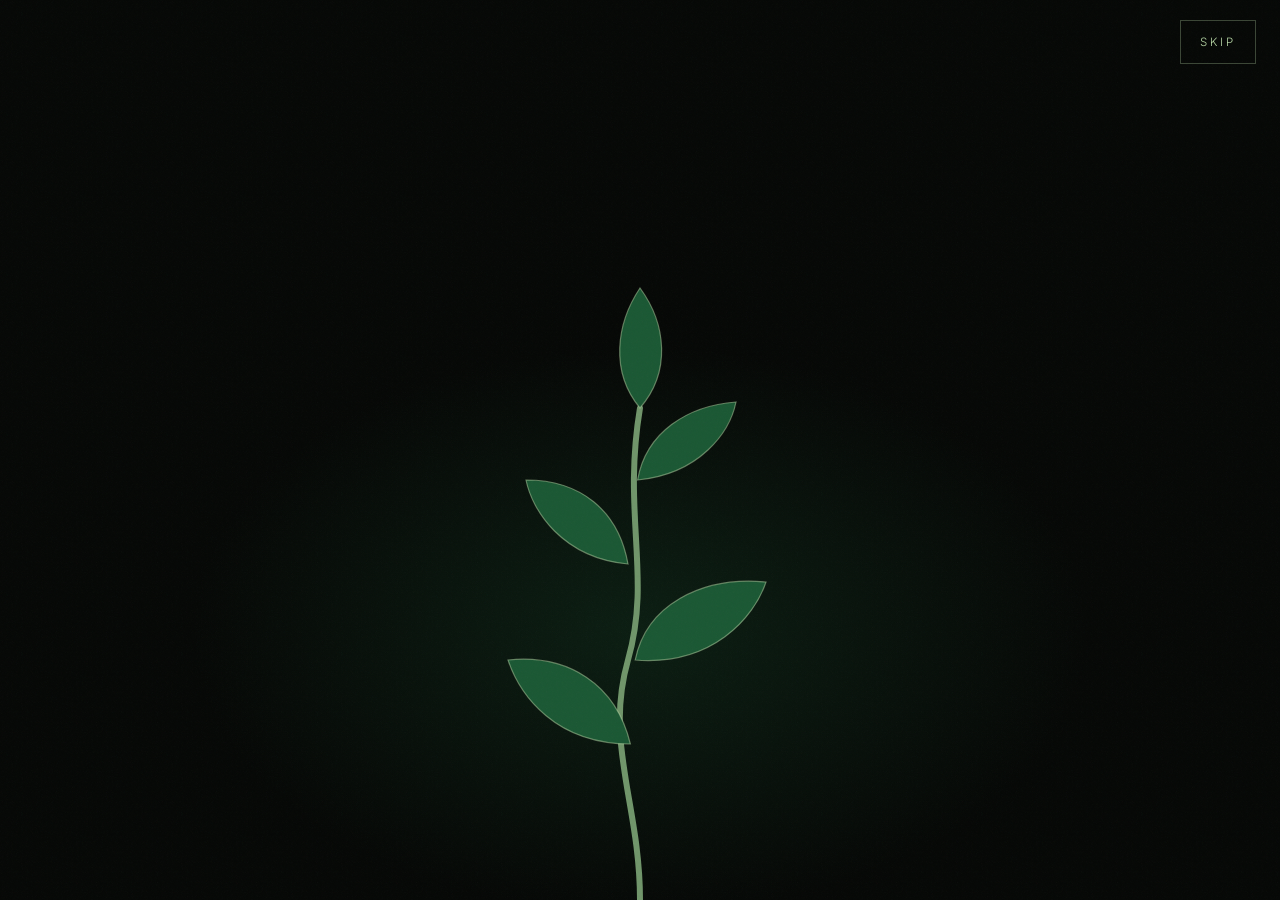
<file: index.html>
<!DOCTYPE html>
<html lang="en">
<head>
<meta charset="utf-8">
<meta name="viewport" content="width=device-width, initial-scale=1, viewport-fit=cover">
<title>Grass Studio</title>
<link href="https://fonts.googleapis.com/css2?family=Cormorant+Garamond:wght@400;500;600&family=Inter:wght@300;400;500&display=swap" rel="stylesheet">
<link rel="stylesheet" href="styles.css">
</head>
<body>

<section class="view" id="intro" aria-label="Opening animation">
  <button class="skip" id="skip" type="button">Skip</button>
  <svg viewBox="0 0 400 600" preserveAspectRatio="xMidYMax meet" role="img" aria-label="A seedling growing from darkness">
    <path class="stem" pathLength="1" d="M200 600 C200 520 170 470 190 400 C210 330 185 280 200 190"/>
    <path class="leaf" style="transform-origin:192px 470px;animation-delay:1.6s" d="M192 470 C130 470 100 430 90 400 C140 395 180 420 192 470Z"/>
    <path class="leaf" style="transform-origin:196px 400px;animation-delay:2.2s" d="M196 400 C260 405 295 365 305 335 C250 330 205 355 196 400Z"/>
    <path class="leaf" style="transform-origin:190px 320px;animation-delay:2.8s" d="M190 320 C135 315 110 275 105 250 C150 250 182 275 190 320Z"/>
    <path class="leaf" style="transform-origin:198px 250px;animation-delay:3.3s" d="M198 250 C250 245 275 210 280 185 C240 188 205 210 198 250Z"/>
    <path class="leaf" style="transform-origin:200px 190px;animation-delay:3.8s" d="M200 190 C175 160 180 120 200 90 C222 120 226 160 200 190Z"/>
  </svg>
</section>

<main>
<section class="view" id="select" aria-labelledby="sel-title">
  <p class="eyebrow">Grass Studio</p>
  <h1 id="sel-title">Choose your path</h1>
  <nav class="choices" aria-label="Audience">
    <a class="choice" href="#/reader"><b>READER</b><span>The worlds in print</span></a>
    <a class="choice" href="#/player"><b>PLAYER</b><span>The worlds in play</span></a>
  </nav>
</section>

<section class="view" id="reader" aria-labelledby="lib-title">
  <div class="top"><a class="brand" href="#/select">Grass Studio</a><a href="#/select">← Back</a></div>
  <div class="lib-head"><p class="eyebrow">Reader</p><h2 id="lib-title">The Library</h2></div>
  <div class="grid" id="grid"></div>
</section>

<section class="view" id="player" aria-label="Player">
  <div class="top"><a class="brand" href="#/select">Grass Studio</a><a href="#/select">← Back</a></div>
</section>
</main>

<script src="script.js" defer></script>
</body>
</html>
</file>
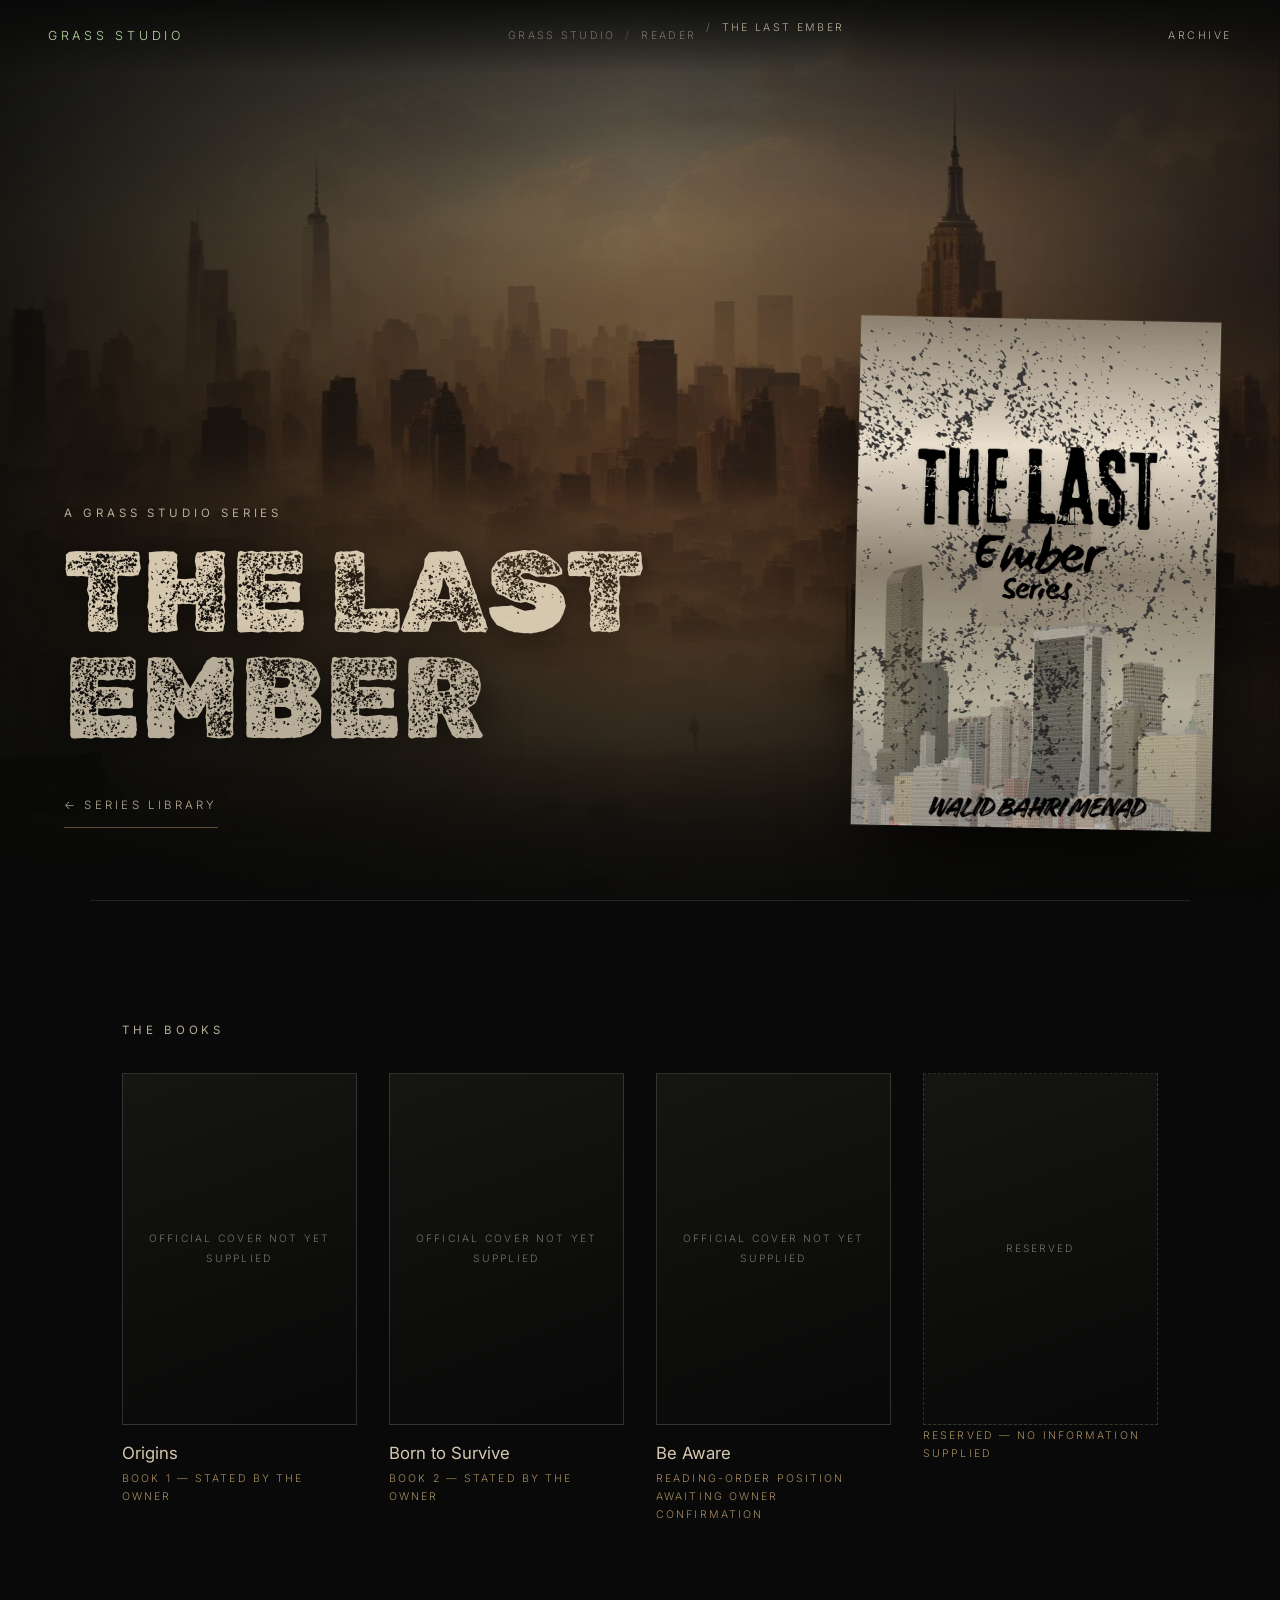
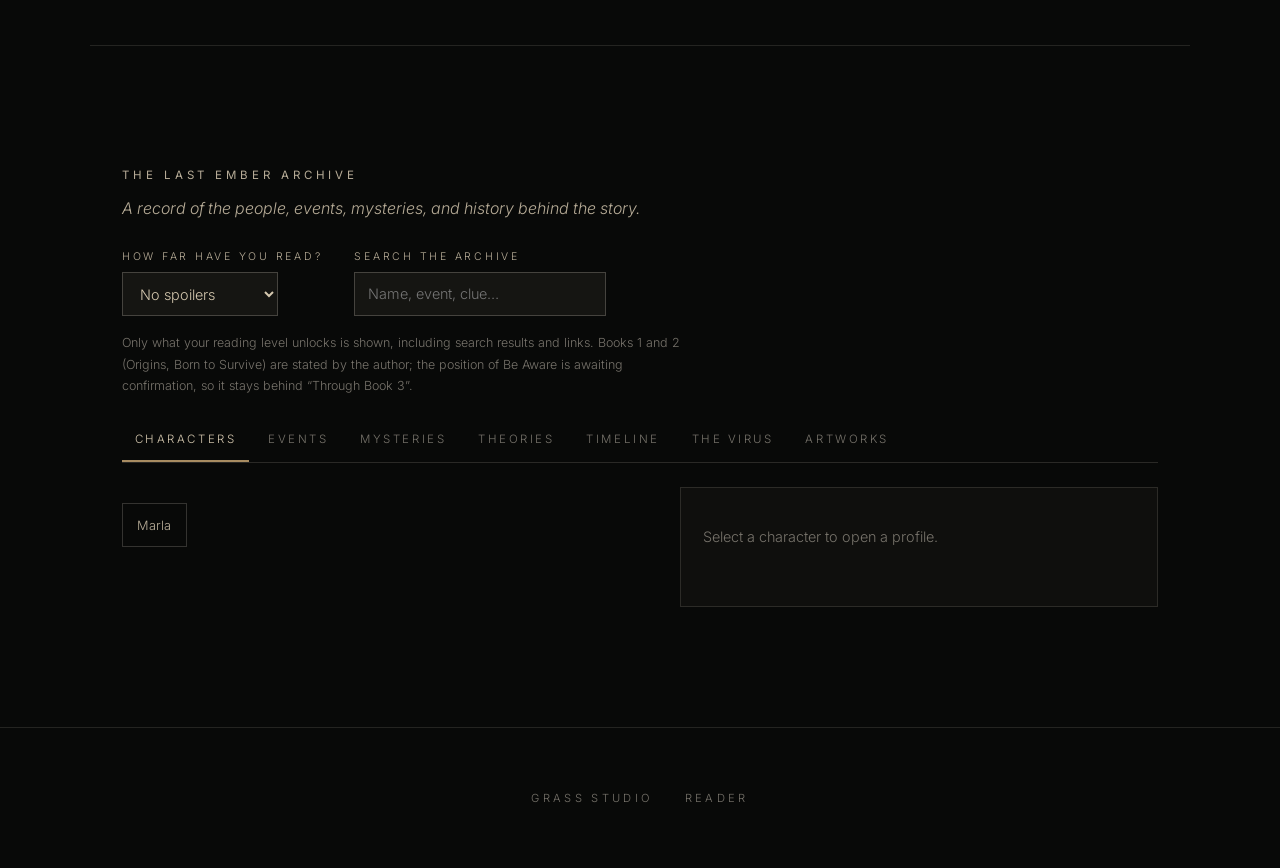
<file: the-last-ember/index.html>
<!DOCTYPE html>
<html lang="en">
<head>
<meta charset="utf-8">
<meta name="viewport" content="width=device-width, initial-scale=1, viewport-fit=cover">
<title>The Last Ember — A Grass Studio Series</title>
<meta name="description" content="The Last Ember, a series by Grass Studio.">
<meta name="theme-color" content="#080908">
<link rel="preload" as="image" href="/the-last-ember/assets/the-last-ember-background-1536.jpg" imagesrcset="/the-last-ember/assets/the-last-ember-background-900.jpg 900w, /the-last-ember/assets/the-last-ember-background-1536.jpg 1536w" imagesizes="100vw">
<link href="https://fonts.googleapis.com/css2?family=Inter:wght@300;400;500&family=Rubik+Dirt&display=swap" rel="stylesheet">
<link rel="stylesheet" href="/the-last-ember/styles.css">
<link rel="stylesheet" href="/the-last-ember/archive/archive.css">
</head>
<body>
<header class="nav">
  <a class="brand" href="/#/select">Grass Studio</a>
  <nav aria-label="Breadcrumb">
    <ol class="crumbs">
      <li><a href="/#/select">Grass Studio</a></li>
      <li><a href="/#/reader">Reader</a></li>
      <li aria-current="page">The Last Ember</li>
    </ol>
  </nav>
  <a class="arch-link" href="#archive">Archive</a>
</header>

<main>
  <section class="hero" aria-labelledby="title">
    <img class="hero-bg" src="/the-last-ember/assets/the-last-ember-background-1536.jpg"
         srcset="/the-last-ember/assets/the-last-ember-background-900.jpg 900w, /the-last-ember/assets/the-last-ember-background-1536.jpg 1536w"
         sizes="100vw" width="1536" height="1024" alt="" fetchpriority="high">
    <div class="shade" aria-hidden="true"></div>
    <div class="hero-inner">
      <div class="hero-text">
        <p class="label">A Grass Studio Series</p>
        <h1 id="title"><span>The Last</span> <span>Ember</span></h1>
        <a class="back" href="/#/reader">← Series library</a>
      </div>
      <figure class="cover">
        <img src="/the-last-ember/assets/the-last-ember-cover-900.webp" width="900" height="1273"
             alt="Official cover of The Last Ember series: distressed black title lettering over a dusty, desaturated city skyline.">
      </figure>
    </div>
  </section>

  <section class="world" id="world" hidden aria-labelledby="world-title">
    <h2 id="world-title" class="label">The World of The Last Ember</h2>
    <div id="synopsis"></div>
  </section>

  <section class="books" id="books" aria-labelledby="books-title">
    <h2 id="books-title" class="label">The Books</h2>
    <ul class="books-grid" id="book-list"></ul>
  </section>

  <section class="archive" id="archive" aria-labelledby="archive-title">
    <h2 id="archive-title" class="label">The Last Ember Archive</h2>
    <p class="archive-sub">A record of the people, events, mysteries, and history behind the story.</p>
    <div class="arch-bar">
      <div><label for="arch-level">How far have you read?</label><select id="arch-level"></select></div>
      <div id="arch-search"><label for="arch-q">Search the archive</label><input id="arch-q" type="search" autocomplete="off" placeholder="Name, event, clue…"></div>
    </div>
    <p class="arch-note">Only what your reading level unlocks is shown, including search results and links. Books 1 and 2 (Origins, Born to Survive) are stated by the author; the position of Be Aware is awaiting confirmation, so it stays behind “Through Book 3”.</p>
    <div class="arch-tabs" id="arch-tabs" role="tablist" aria-label="Archive categories"></div>
    <div id="arch-panel"></div>
  </section>
</main>

<footer class="foot">
  <a href="/#/select">Grass Studio</a>
  <a href="/#/reader">Reader</a>
</footer>

<script src="/the-last-ember/series-content.js"></script>
<script src="/the-last-ember/archive/spoilers.js"></script>
<script src="/the-last-ember/archive/characters.js"></script>
<script src="/the-last-ember/archive/events.js"></script>
<script src="/the-last-ember/archive/mysteries.js"></script>
<script src="/the-last-ember/archive/theories.js"></script>
<script src="/the-last-ember/archive/timeline.js"></script>
<script src="/the-last-ember/archive/virus.js"></script>
<script src="/the-last-ember/archive/artworks.js"></script>
<script src="/the-last-ember/script.js" defer></script>
<script src="/the-last-ember/archive/archive.js" defer></script>
</body>
</html>
</file>
<file: styles.css>
:root{--bg:#070907;--forest:#102418;--emerald:#1C5935;--moss:#71966B;--sage:#B7D6A5;--ivory:#F0F0E8;
--serif:"Cormorant Garamond",Georgia,serif;--sans:Inter,system-ui,sans-serif;--ease:cubic-bezier(.22,.7,.2,1);
color-scheme:dark;box-sizing:border-box;padding:env(safe-area-inset-top,0px) 0 env(safe-area-inset-bottom,0px)}
html{scroll-padding-top:env(safe-area-inset-top,0px)}
*,*::before,*::after{box-sizing:inherit}
body{margin:0;background:var(--bg);color:var(--ivory);font-family:var(--sans);font-weight:300;min-height:100vh;overflow-x:hidden}
body::after{content:"";position:fixed;inset:0;pointer-events:none;opacity:.05;background-image:url("data:image/svg+xml,%3Csvg xmlns='http://www.w3.org/2000/svg' width='160' height='160'%3E%3Cfilter id='n'%3E%3CfeTurbulence baseFrequency='.8'/%3E%3C/filter%3E%3Crect width='160' height='160' filter='url(%23n)'/%3E%3C/svg%3E")}
a{color:inherit}
:focus-visible{outline:2px solid var(--sage);outline-offset:4px}
.view{display:none;min-height:100vh;padding:clamp(24px,5vw,64px);animation:in .9s var(--ease) both}
.view.on{display:flex;flex-direction:column}
@keyframes in{from{opacity:0;transform:translateY(14px)}to{opacity:1;transform:none}}
h1,h2,h3{font-family:var(--serif);font-weight:500;margin:0;letter-spacing:.02em}
.eyebrow{font-size:.72rem;letter-spacing:.38em;text-transform:uppercase;color:var(--moss)}
/* intro */
#intro{align-items:center;justify-content:flex-end;padding:0;overflow:hidden;position:relative;background:radial-gradient(ellipse 50% 45% at 50% 70%,rgba(28,89,53,.28),transparent 70%),var(--bg)}
#intro svg{height:min(86vh,720px);width:auto;max-width:100%;display:block;overflow:visible}
.stem{fill:none;stroke:var(--moss);stroke-width:5;stroke-linecap:round;stroke-dasharray:1;stroke-dashoffset:1;animation:grow 3.6s var(--ease) .5s forwards}
@keyframes grow{to{stroke-dashoffset:0}}
.leaf{fill:var(--emerald);stroke:var(--sage);stroke-width:1;stroke-opacity:.5;transform:scale(0);opacity:0;animation:leaf 1.3s var(--ease) forwards}
@keyframes leaf{to{transform:scale(1);opacity:1}}
.skip{position:absolute;top:calc(env(safe-area-inset-top,0px) + 20px);right:24px;z-index:3;background:none;border:1px solid rgba(183,214,165,.3);color:var(--sage);padding:.7rem 1.2rem;font:inherit;font-size:.72rem;letter-spacing:.25em;text-transform:uppercase;cursor:pointer;min-height:44px}
.skip:hover{border-color:var(--sage)}
#intro.out{animation:out 1s var(--ease) forwards}
@keyframes out{to{opacity:0;transform:scale(1.04)}}
/* select */
#select{align-items:center;justify-content:center;text-align:center;gap:clamp(32px,6vh,64px);background:radial-gradient(ellipse 60% 50% at 50% 100%,rgba(16,36,24,.8),transparent),var(--bg)}
#select h1{font-size:clamp(2.2rem,6vw,4.5rem)}
.choices{display:grid;grid-template-columns:1fr 1fr;gap:clamp(12px,3vw,32px);width:min(860px,100%)}
.choice{display:flex;flex-direction:column;justify-content:center;gap:.8rem;min-height:clamp(180px,32vh,300px);padding:2rem 1rem;border:1px solid rgba(113,150,107,.25);text-decoration:none;background:linear-gradient(180deg,rgba(16,36,24,.35),transparent);transition:transform .6s var(--ease),border-color .6s,background .6s,box-shadow .6s}
.choice b{font-family:var(--serif);font-weight:500;font-size:clamp(1.6rem,4vw,2.6rem);letter-spacing:.3em;padding-left:.3em}
.choice span{font-size:.7rem;letter-spacing:.3em;text-transform:uppercase;color:var(--moss)}
.choice:hover,.choice:focus-visible{transform:translateY(-6px);border-color:var(--sage);background:linear-gradient(180deg,rgba(28,89,53,.35),transparent);box-shadow:0 20px 60px -20px rgba(28,89,53,.6)}
.choice:active{transform:translateY(-2px)}
@media(max-width:560px){.choices{grid-template-columns:1fr}.choice{min-height:140px}}
/* nav */
.top{display:flex;justify-content:space-between;align-items:center;gap:1rem;margin-bottom:clamp(32px,6vh,72px)}
.top a{text-decoration:none;font-size:.72rem;letter-spacing:.3em;text-transform:uppercase;color:var(--moss);min-height:44px;display:inline-flex;align-items:center;transition:color .4s}
.top a:hover{color:var(--sage)}
.top .brand{font-family:var(--serif);font-size:1.2rem;letter-spacing:.2em;color:var(--ivory)}
/* library */
.lib-head{max-width:1100px;width:100%;margin:0 auto 3rem}
.lib-head h2{font-size:clamp(2rem,5vw,3.6rem);margin-top:.6rem}
.grid{max-width:1100px;width:100%;margin:0 auto;display:grid;grid-template-columns:repeat(auto-fill,minmax(min(100%,260px),1fr));gap:clamp(20px,3vw,40px)}
.card{display:block;text-decoration:none;position:relative;transition:transform .7s var(--ease)}
.card:hover,.card:focus-visible{transform:translateY(-8px)}
.cover{aspect-ratio:2/3;width:100%;background:linear-gradient(160deg,var(--forest),var(--bg));border:1px solid rgba(113,150,107,.3);display:grid;place-items:center;text-align:center;padding:1.5rem;box-shadow:0 30px 60px -30px #000;transition:box-shadow .7s,border-color .7s;overflow:hidden}
.cover img{width:100%;height:100%;object-fit:contain;display:block}
.card:hover .cover,.card:focus-visible .cover{border-color:var(--sage);box-shadow:0 30px 70px -25px rgba(28,89,53,.8)}
.cover small{font-size:.65rem;letter-spacing:.25em;text-transform:uppercase;color:var(--moss);line-height:1.8}
.card h3{margin-top:1rem;font-size:1.5rem}
.card .hint{font-size:.68rem;letter-spacing:.28em;text-transform:uppercase;color:var(--moss);opacity:.8;margin-top:.3rem;display:block}
.card{animation:in .9s var(--ease) .2s both}
/* player */
#player{background:radial-gradient(ellipse 50% 40% at 50% 100%,rgba(16,36,24,.6),transparent),var(--bg)}
@media(prefers-reduced-motion:reduce){*,*::before,*::after{animation-duration:.01ms!important;animation-delay:0s!important;transition-duration:.01ms!important}.stem{stroke-dashoffset:0}.leaf{transform:none;opacity:1}}
</file>
<file: the-last-ember/styles.css>
:root{
  --charcoal:#151512;--black:#080908;--sepia:#B8AD98;--beige:#D5C8AF;--ash:#77736B;--warm:#A88C61;
  --display:"Rubik Dirt","Impact",system-ui,sans-serif;--sans:Inter,system-ui,sans-serif;
  --ease:cubic-bezier(.22,.7,.2,1);color-scheme:dark;
}
*,*::before,*::after{box-sizing:border-box}
html{scroll-padding-top:72px}
body{margin:0;background:var(--black);color:var(--beige);font-family:var(--sans);font-weight:300;line-height:1.7;overflow-x:hidden}
a{color:inherit;text-decoration:none}
:focus-visible{outline:2px solid var(--warm);outline-offset:4px}
.label{font-size:.72rem;letter-spacing:.34em;text-transform:uppercase;color:var(--sepia);font-weight:400;margin:0}

.nav{position:fixed;top:0;left:0;right:0;z-index:10;display:flex;justify-content:space-between;align-items:center;gap:1rem;
  padding:calc(env(safe-area-inset-top,0px) + 14px) clamp(16px,4vw,48px) 14px;background:linear-gradient(180deg,rgba(8,9,8,.85),transparent)}
.brand{font-size:.78rem;letter-spacing:.3em;text-transform:uppercase;color:#B7D6A5;min-height:44px;display:inline-flex;align-items:center}
.crumbs{list-style:none;margin:0;padding:0;display:flex;flex-wrap:wrap;gap:.2rem .6rem;font-size:.66rem;letter-spacing:.22em;text-transform:uppercase;color:var(--ash)}
.crumbs li+li::before{content:"/";margin-right:.6rem;opacity:.6}
.crumbs a{display:inline-block;padding:.5rem 0;transition:color .4s}
.crumbs a:hover{color:var(--beige)}
.crumbs [aria-current]{color:var(--sepia)}
@media(max-width:640px){.crumbs{display:none}}

.hero{position:relative;min-height:100vh;min-height:100svh;display:flex;align-items:flex-end;overflow:hidden;isolation:isolate}
.hero-bg{position:absolute;inset:-4% 0;width:100%;height:108%;object-fit:cover;object-position:68% 40%;z-index:-2;
  animation:reveal 2.8s var(--ease) both;will-change:transform}
@keyframes reveal{from{opacity:0;transform:scale(1.07)}to{opacity:1;transform:scale(1)}}
.shade{position:absolute;inset:0;z-index:-1;
  background:
    radial-gradient(ellipse 90% 80% at 55% 45%,transparent 35%,rgba(8,9,8,.75) 100%),
    linear-gradient(90deg,rgba(8,9,8,.88) 0%,rgba(21,21,18,.45) 50%,rgba(8,9,8,.55) 100%),
    linear-gradient(180deg,rgba(8,9,8,.45) 0%,transparent 25%,transparent 55%,var(--black) 100%)}
.hero-inner{width:100%;max-width:1280px;margin:0 auto;padding:clamp(96px,14vh,140px) clamp(20px,5vw,64px) clamp(40px,8vh,88px);
  display:grid;grid-template-columns:minmax(0,1fr) minmax(220px,360px);gap:clamp(24px,5vw,80px);align-items:end}
.hero-text{animation:fade 1.6s var(--ease) .9s both}
h1{font-family:var(--display);font-weight:400;text-transform:uppercase;line-height:.92;margin:1rem 0 2rem;color:var(--beige);
  font-size:clamp(2.6rem,9vw,7.2rem);text-shadow:0 4px 40px rgba(0,0,0,.7)}
h1 span{display:block}
h1 span+span{color:var(--sepia)}
.back{display:inline-flex;align-items:center;min-height:44px;font-size:.72rem;letter-spacing:.28em;text-transform:uppercase;color:var(--sepia);
  border-bottom:1px solid rgba(168,140,97,.5);transition:color .4s,border-color .4s}
.back:hover{color:var(--beige);border-color:var(--warm)}
.cover{margin:0;animation:rise 1.8s var(--ease) 1.2s both}
.cover img{display:block;width:100%;height:auto;aspect-ratio:1587/2245;object-fit:contain;
  box-shadow:0 40px 80px -20px rgba(0,0,0,.9),0 0 0 1px rgba(213,200,175,.08);transform:rotate(1.2deg)}
@keyframes fade{from{opacity:0;transform:translateY(10px)}to{opacity:1;transform:none}}
@keyframes rise{from{opacity:0;transform:translateY(40px)}to{opacity:1;transform:none}}
@media(max-width:820px){
  .hero{align-items:flex-start}
  .hero-inner{grid-template-columns:1fr;align-items:start;padding-top:96px}
  .hero-bg{object-position:72% 40%}
  .cover{max-width:300px;margin-bottom:1rem}
  .cover img{transform:none}
  h1{margin-bottom:1.4rem}
}

.world,.books,.archive{max-width:760px;margin:0 auto;padding:clamp(56px,10vw,120px) clamp(20px,5vw,32px);border-top:1px solid rgba(119,115,107,.25)}
.world p{margin:1.5rem 0 0;font-size:1.05rem;color:var(--beige)}
.books{max-width:1000px}
.books ul{list-style:none;margin:2rem 0 0;padding:0;display:grid;grid-template-columns:repeat(auto-fill,minmax(min(100%,200px),1fr));gap:32px}
.books img{display:block;width:100%;height:auto;object-fit:contain;box-shadow:0 30px 60px -25px #000}
.books h3{margin:.8rem 0 0;font-weight:400;font-size:1rem;color:var(--beige)}
.books p{margin:.2rem 0 0;font-size:.85rem;color:var(--ash)}

.foot{display:flex;justify-content:center;gap:2rem;padding:48px 20px calc(48px + env(safe-area-inset-bottom,0px));border-top:1px solid rgba(119,115,107,.25);
  font-size:.7rem;letter-spacing:.3em;text-transform:uppercase;color:var(--ash)}
.foot a{min-height:44px;display:inline-flex;align-items:center;transition:color .4s}
.foot a:hover{color:#B7D6A5}

@media(prefers-reduced-motion:reduce){
  *,*::before,*::after{animation:none!important;transition:none!important}
}
</file>
<file: the-last-ember/archive/archive.css>
/* Archive + books styles. Uses the page tokens from /the-last-ember/styles.css. */
.books,.archive{max-width:1100px}
.books h2,.archive h2{margin:0 0 .6rem}
.books-grid{list-style:none;margin:2rem 0 0;padding:0;display:grid;grid-template-columns:repeat(auto-fill,minmax(min(100%,220px),1fr));gap:28px}
.book .frame{aspect-ratio:2/3;display:grid;place-items:center;text-align:center;padding:1rem;border:1px solid rgba(119,115,107,.35);background:linear-gradient(160deg,var(--charcoal),var(--black));font-size:.64rem;letter-spacing:.22em;text-transform:uppercase;color:var(--ash);line-height:1.9}
.book .frame img{width:100%;height:100%;object-fit:contain;display:block}
.book.reserved .frame{border-style:dashed}
.book h3{margin:.9rem 0 .1rem;font-weight:400;font-size:1.05rem;color:var(--beige)}
.book p{margin:.1rem 0;font-size:.78rem;color:var(--ash)}
.book .pos{color:var(--warm);letter-spacing:.2em;text-transform:uppercase;font-size:.66rem}
.archive-sub{color:var(--sepia);font-style:italic;margin:.4rem 0 1.6rem}
.arch-bar{display:flex;flex-wrap:wrap;gap:1rem 2rem;align-items:flex-end;margin-bottom:1rem}
.arch-bar label{display:block;font-size:.66rem;letter-spacing:.26em;text-transform:uppercase;color:var(--sepia);margin-bottom:.4rem}
.arch-bar select,.arch-bar input{min-height:44px;background:var(--charcoal);color:var(--beige);border:1px solid rgba(119,115,107,.5);padding:.5rem .8rem;font:inherit;font-size:.9rem;border-radius:0;max-width:100%}
.arch-note{font-size:.78rem;color:var(--ash);max-width:70ch;margin:.2rem 0 1.4rem}
.arch-tabs{display:flex;flex-wrap:wrap;gap:.4rem;border-bottom:1px solid rgba(119,115,107,.3);margin-bottom:1.5rem}
.arch-tabs button{min-height:44px;background:none;border:0;border-bottom:2px solid transparent;color:var(--ash);font:inherit;font-size:.72rem;letter-spacing:.22em;text-transform:uppercase;padding:.5rem .8rem;cursor:pointer;transition:color .3s,border-color .3s}
.arch-tabs button:hover{color:var(--beige)}
.arch-tabs button.on{color:var(--beige);border-color:var(--warm)}
.arch-card{border:1px solid rgba(119,115,107,.28);margin-bottom:10px;background:rgba(21,21,18,.55)}
.arch-card summary{cursor:pointer;padding:1rem 1.2rem;display:flex;flex-wrap:wrap;justify-content:space-between;gap:.3rem 1rem;list-style:none;min-height:44px}
.arch-card summary::-webkit-details-marker{display:none}
.arch-title{color:var(--beige);font-size:1rem}
.arch-blurb{color:var(--warm);font-size:.66rem;letter-spacing:.2em;text-transform:uppercase;align-self:center}
.arch-body{padding:0 1.2rem 1.2rem;font-size:.92rem}
.arch-body h4,.arch-relations h4{margin:1.1rem 0 .3rem;font-size:.66rem;letter-spacing:.26em;text-transform:uppercase;color:var(--sepia);font-weight:400}
.arch-facts{margin:.3rem 0;padding-left:1.1rem}.arch-facts li{margin:.35rem 0;color:var(--beige)}
.arch-src,.arch-meta,.arch-marker,.arch-books,.arch-aka{font-size:.72rem;color:var(--ash);margin:.7rem 0 0}
.arch-status{font-size:.7rem;letter-spacing:.18em;text-transform:uppercase;color:var(--warm);margin:.2rem 0 .6rem}
.arch-rel{margin:.7rem 0 0;font-size:.8rem;color:var(--ash)}
.arch-link-btn{background:none;border:0;border-bottom:1px solid rgba(168,140,97,.5);color:var(--sepia);font:inherit;font-size:.8rem;padding:.35rem 0;margin:0 .9rem 0 0;cursor:pointer;min-height:32px}
.arch-link-btn:hover{color:var(--beige)}
.arch-empty,.arch-void p{color:var(--ash);font-size:.9rem}
.arch-void{border:1px dashed rgba(119,115,107,.4);padding:3rem 1.5rem;text-align:center}
.arch-void-title{letter-spacing:.4em;color:var(--sepia)!important;font-size:.8rem!important}
.arch-chars{display:grid;grid-template-columns:minmax(0,1.1fr) minmax(0,1fr);gap:2rem;align-items:start}
.arch-wheel{width:100%;height:auto;max-height:560px;display:block}
.wl{stroke:rgba(119,115,107,.35);stroke-width:1}.wl.hot{stroke:var(--warm);stroke-width:1.6}
.wn{cursor:pointer}.wn circle{fill:var(--charcoal);stroke:var(--sepia);stroke-width:1.5;transition:fill .3s}
.wn text{fill:var(--ash);font-size:11px;letter-spacing:.05em}
.wn:hover circle,.wn.on circle{fill:var(--warm)}.wn:hover text,.wn.on text{fill:var(--beige)}
.wn:focus-visible{outline:none}.wn:focus-visible circle{stroke:var(--beige);stroke-width:3}
.arch-list{list-style:none;margin:1rem 0 0;padding:0;display:flex;flex-wrap:wrap;gap:.4rem}
.arch-pick{min-height:44px;background:none;border:1px solid rgba(119,115,107,.4);color:var(--sepia);font:inherit;font-size:.8rem;padding:.4rem .9rem;cursor:pointer}
.arch-pick:hover,.arch-pick.on{border-color:var(--warm);color:var(--beige)}
.arch-profile{border:1px solid rgba(119,115,107,.28);padding:1.4rem;background:rgba(21,21,18,.55);min-height:120px}
.arch-profile h3{margin:0 0 .2rem;font-weight:400;font-size:1.6rem;color:var(--beige)}
.arch-role{color:var(--warm);font-size:.7rem;letter-spacing:.16em;text-transform:uppercase;margin:0 0 .8rem}
.arch-relations ul{list-style:none;margin:0;padding:0}.arch-relations li{margin:.25rem 0;font-size:.85rem;color:var(--ash)}
.arch-timeline{list-style:none;margin:0;padding:0 0 0 1.4rem;border-left:1px solid rgba(168,140,97,.45)}
.arch-timeline li{position:relative;padding:0 0 1.6rem 1rem}
.arch-timeline li::before{content:"";position:absolute;left:-1.4rem;top:.35rem;width:9px;height:9px;margin-left:-4px;background:var(--black);border:1px solid var(--warm);border-radius:50%}
.arch-timeline h3{margin:.2rem 0;font-weight:400;font-size:1.05rem;color:var(--beige)}
.arch-timeline p{margin:.2rem 0;font-size:.88rem;color:var(--sepia)}
.arch-timeline .arch-marker,.arch-timeline .arch-src{color:var(--ash)}
.nav .arch-link{font-size:.66rem;letter-spacing:.24em;text-transform:uppercase;color:var(--sepia);min-height:44px;display:inline-flex;align-items:center}
@media(max-width:820px){.arch-chars{grid-template-columns:1fr}.arch-wheel{display:none}}
</file>
